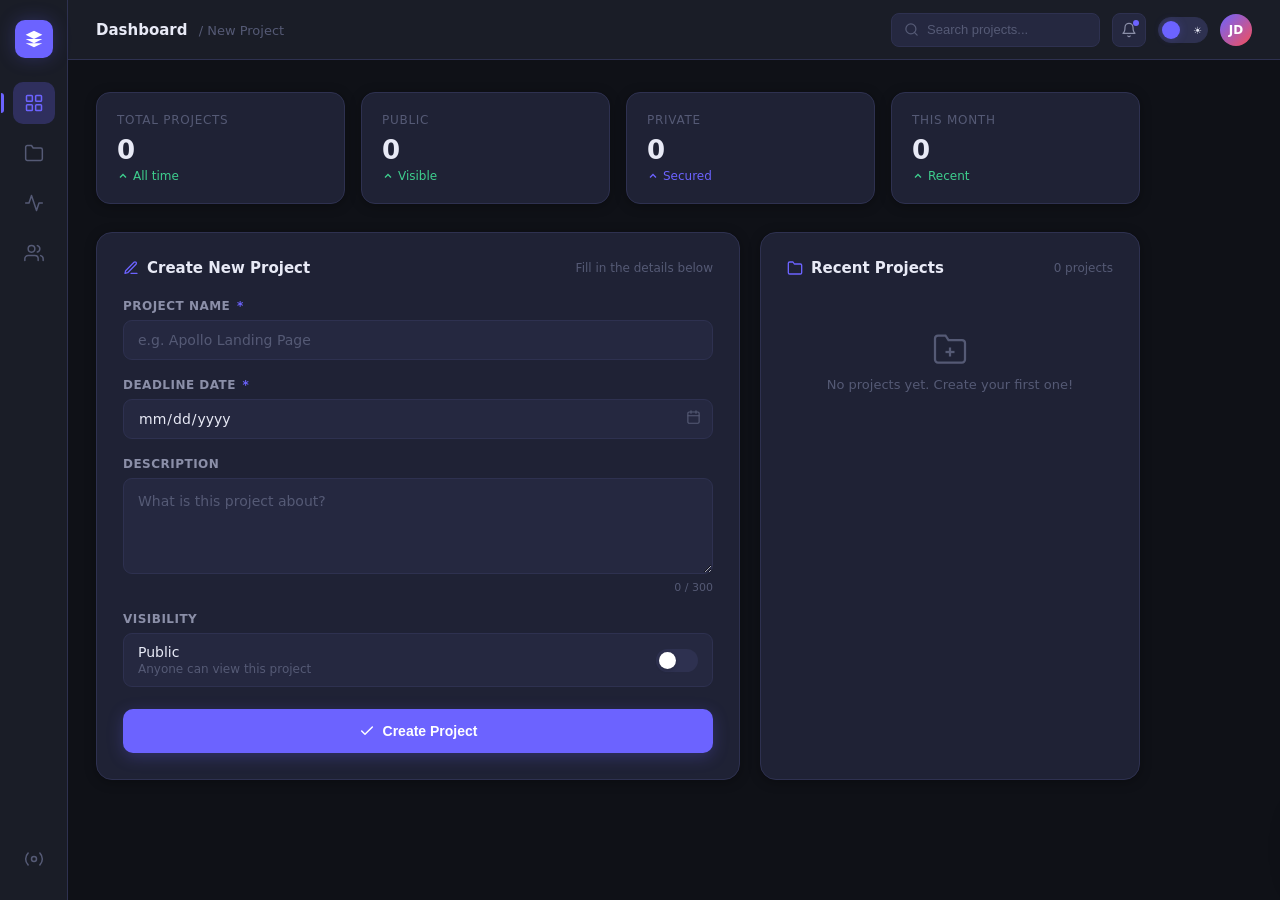
<file: claude-code/app/index.html>
<!DOCTYPE html>
<html lang="en" data-theme="dark">
<head>
  <meta charset="UTF-8" />
  <meta name="viewport" content="width=device-width, initial-scale=1.0" />
  <title>Project Dashboard</title>
  <link rel="stylesheet" href="styles.css" />
</head>
<body>

<!-- Sidebar -->
<aside class="sidebar">
  <div class="sidebar-logo">
    <svg viewBox="0 0 24 24"><path d="M12 2L2 7l10 5 10-5-10-5zM2 17l10 5 10-5M2 12l10 5 10-5"/></svg>
  </div>
  <div class="nav-item active" title="Dashboard">
    <svg viewBox="0 0 24 24"><rect x="3" y="3" width="7" height="7" rx="1"/><rect x="14" y="3" width="7" height="7" rx="1"/><rect x="3" y="14" width="7" height="7" rx="1"/><rect x="14" y="14" width="7" height="7" rx="1"/></svg>
  </div>
  <div class="nav-item" title="Projects">
    <svg viewBox="0 0 24 24"><path d="M22 19a2 2 0 0 1-2 2H4a2 2 0 0 1-2-2V5a2 2 0 0 1 2-2h5l2 3h9a2 2 0 0 1 2 2z"/></svg>
  </div>
  <div class="nav-item" title="Analytics">
    <svg viewBox="0 0 24 24"><polyline points="22 12 18 12 15 21 9 3 6 12 2 12"/></svg>
  </div>
  <div class="nav-item" title="Team">
    <svg viewBox="0 0 24 24"><path d="M17 21v-2a4 4 0 0 0-4-4H5a4 4 0 0 0-4 4v2"/><circle cx="9" cy="7" r="4"/><path d="M23 21v-2a4 4 0 0 0-3-3.87"/><path d="M16 3.13a4 4 0 0 1 0 7.75"/></svg>
  </div>
  <div class="sidebar-bottom">
    <div class="nav-item" title="Settings">
      <svg viewBox="0 0 24 24"><circle cx="12" cy="12" r="3"/><path d="M19.07 4.93a10 10 0 0 1 0 14.14M4.93 4.93a10 10 0 0 0 0 14.14"/></svg>
    </div>
  </div>
</aside>

<!-- Topbar -->
<header class="topbar">
  <div class="topbar-title">Dashboard <span>/ New Project</span></div>
  <div class="topbar-actions">
    <div class="topbar-search">
      <svg viewBox="0 0 24 24"><circle cx="11" cy="11" r="8"/><line x1="21" y1="21" x2="16.65" y2="16.65"/></svg>
      <input type="text" placeholder="Search projects..." />
    </div>
    <div class="notif-btn" title="Notifications">
      <svg viewBox="0 0 24 24"><path d="M18 8A6 6 0 0 0 6 8c0 7-3 9-3 9h18s-3-2-3-9"/><path d="M13.73 21a2 2 0 0 1-3.46 0"/></svg>
      <div class="notif-dot"></div>
    </div>
    <div class="theme-toggle" id="themeToggle" title="Toggle theme">
      <span class="toggle-icon moon">🌙</span>
      <span class="toggle-icon sun">☀️</span>
    </div>
    <div class="avatar" title="Profile">JD</div>
  </div>
</header>

<!-- Main -->
<main class="main">
  <div class="content">

    <!-- Stats -->
    <div class="stats-row">
      <div class="stat-card">
        <div class="stat-label">Total Projects</div>
        <div class="stat-value" id="totalProjects">0</div>
        <div class="stat-delta">
          <svg viewBox="0 0 24 24"><polyline points="18 15 12 9 6 15"/></svg>
          All time
        </div>
      </div>
      <div class="stat-card">
        <div class="stat-label">Public</div>
        <div class="stat-value" id="publicCount">0</div>
        <div class="stat-delta" style="color: var(--success);">
          <svg viewBox="0 0 24 24"><polyline points="18 15 12 9 6 15"/></svg>
          Visible
        </div>
      </div>
      <div class="stat-card">
        <div class="stat-label">Private</div>
        <div class="stat-value" id="privateCount">0</div>
        <div class="stat-delta" style="color: var(--accent);">
          <svg viewBox="0 0 24 24"><polyline points="18 15 12 9 6 15"/></svg>
          Secured
        </div>
      </div>
      <div class="stat-card">
        <div class="stat-label">This Month</div>
        <div class="stat-value" id="monthCount">0</div>
        <div class="stat-delta">
          <svg viewBox="0 0 24 24"><polyline points="18 15 12 9 6 15"/></svg>
          Recent
        </div>
      </div>
    </div>

    <div class="grid-two">

      <!-- Form Card -->
      <div class="card">
        <div class="card-header">
          <div class="card-title">
            <svg viewBox="0 0 24 24"><path d="M12 20h9"/><path d="M16.5 3.5a2.121 2.121 0 0 1 3 3L7 19l-4 1 1-4L16.5 3.5z"/></svg>
            Create New Project
          </div>
          <div class="card-subtitle">Fill in the details below</div>
        </div>
        <form class="form" id="projectForm" novalidate>

          <!-- Project Name -->
          <div class="form-group">
            <label class="form-label" for="projectName">Project Name <span class="required">*</span></label>
            <input class="form-input" type="text" id="projectName" placeholder="e.g. Apollo Landing Page" maxlength="60" autocomplete="off" />
            <span class="error-msg" id="nameError">Project name is required.</span>
          </div>

          <!-- Date -->
          <div class="form-group">
            <label class="form-label" for="projectDate">Deadline Date <span class="required">*</span></label>
            <div class="input-wrapper">
              <input class="form-input" type="date" id="projectDate" />
              <span class="input-icon">
                <svg viewBox="0 0 24 24"><rect x="3" y="4" width="18" height="18" rx="2" ry="2"/><line x1="16" y1="2" x2="16" y2="6"/><line x1="8" y1="2" x2="8" y2="6"/><line x1="3" y1="10" x2="21" y2="10"/></svg>
              </span>
            </div>
            <span class="error-msg" id="dateError">Please select a date.</span>
          </div>

          <!-- Description -->
          <div class="form-group">
            <label class="form-label" for="projectDesc">Description</label>
            <textarea class="form-textarea" id="projectDesc" placeholder="What is this project about?" maxlength="300"></textarea>
            <div class="field-footer">
              <span class="char-count" id="charCount">0 / 300</span>
            </div>
          </div>

          <!-- Is Private -->
          <div class="form-group">
            <label class="form-label">Visibility</label>
            <div class="toggle-row" id="privacyToggleRow">
              <div class="toggle-row-label">
                <span id="privacyLabel">Public</span>
                <span id="privacyHint">Anyone can view this project</span>
              </div>
              <div class="switch" id="privacySwitch"></div>
              <input type="hidden" id="privacy-input" value="false" />
            </div>
          </div>

          <!-- Submit -->
          <button type="submit" class="btn-submit" id="submitBtn">
            <svg viewBox="0 0 24 24"><polyline points="20 6 9 17 4 12"/></svg>
            Create Project
          </button>
        </form>
      </div>

      <!-- Recent Projects Panel -->
      <div class="card">
        <div class="card-header">
          <div class="card-title">
            <svg viewBox="0 0 24 24"><path d="M22 19a2 2 0 0 1-2 2H4a2 2 0 0 1-2-2V5a2 2 0 0 1 2-2h5l2 3h9a2 2 0 0 1 2 2z"/></svg>
            Recent Projects
          </div>
          <div class="card-subtitle" id="projectCountLabel">0 projects</div>
        </div>
        <div class="project-list" id="projectList">
          <div class="empty-state" id="emptyState" style="display:flex; flex-direction:column; align-items:center;">
            <svg viewBox="0 0 24 24"><path d="M22 19a2 2 0 0 1-2 2H4a2 2 0 0 1-2-2V5a2 2 0 0 1 2-2h5l2 3h9a2 2 0 0 1 2 2z"/><line x1="12" y1="11" x2="12" y2="17"/><line x1="9" y1="14" x2="15" y2="14"/></svg>
            No projects yet. Create your first one!
          </div>
        </div>
      </div>

    </div>
  </div>
</main>

<!-- Toast -->
<div class="toast" id="toast">
  <div class="toast-icon">
    <svg viewBox="0 0 24 24"><polyline points="20 6 9 17 4 12"/></svg>
  </div>
  <div class="toast-body">
    <div class="toast-title">Project Created!</div>
    <div class="toast-msg" id="toastMsg">Your project has been saved.</div>
  </div>
</div>

<script src="main.js"></script>
</body>
</html>
</file>
<file: claude-code/app/styles.css>
:root[data-theme="dark"] {
  --bg-base: #0f1117;
  --bg-surface: #1a1d27;
  --bg-card: #1f2235;
  --bg-input: #252840;
  --border: #2e3150;
  --border-focus: #6c63ff;
  --text-primary: #e8eaf6;
  --text-secondary: #8b8fa8;
  --text-muted: #555a75;
  --accent: #6c63ff;
  --accent-hover: #5a52e0;
  --accent-glow: rgba(108, 99, 255, 0.25);
  --success: #3ecf8e;
  --success-bg: rgba(62, 207, 142, 0.1);
  --toggle-bg: #2e3150;
  --toggle-knob: #6c63ff;
  --shadow: 0 8px 32px rgba(0, 0, 0, 0.4);
  --shadow-card: 0 2px 12px rgba(0, 0, 0, 0.3);
}
:root[data-theme="light"] {
  --bg-base: #f0f2f8;
  --bg-surface: #ffffff;
  --bg-card: #ffffff;
  --bg-input: #f5f6fa;
  --border: #dde1f0;
  --border-focus: #6c63ff;
  --text-primary: #1a1d27;
  --text-secondary: #5a5f7a;
  --text-muted: #9ca3c0;
  --accent: #6c63ff;
  --accent-hover: #5a52e0;
  --accent-glow: rgba(108, 99, 255, 0.15);
  --success: #1faa6d;
  --success-bg: rgba(31, 170, 109, 0.08);
  --toggle-bg: #dde1f0;
  --toggle-knob: #6c63ff;
  --shadow: 0 8px 32px rgba(100, 110, 160, 0.12);
  --shadow-card: 0 2px 12px rgba(100, 110, 160, 0.08);
}

*, *::before, *::after { box-sizing: border-box; margin: 0; padding: 0; }

body {
  font-family: 'Segoe UI', system-ui, -apple-system, sans-serif;
  background: var(--bg-base);
  color: var(--text-primary);
  min-height: 100vh;
  transition: background 0.3s ease, color 0.3s ease;
}

/* ── Sidebar ── */
.sidebar {
  position: fixed;
  top: 0; left: 0;
  width: 68px;
  height: 100vh;
  background: var(--bg-surface);
  border-right: 1px solid var(--border);
  display: flex;
  flex-direction: column;
  align-items: center;
  padding: 20px 0;
  gap: 8px;
  z-index: 100;
  transition: background 0.3s, border-color 0.3s;
}
.sidebar-logo {
  width: 38px; height: 38px;
  background: var(--accent);
  border-radius: 10px;
  display: flex; align-items: center; justify-content: center;
  margin-bottom: 16px;
  box-shadow: 0 0 18px var(--accent-glow);
}
.sidebar-logo svg { width: 20px; height: 20px; fill: #fff; }
.nav-item {
  width: 42px; height: 42px;
  border-radius: 10px;
  display: flex; align-items: center; justify-content: center;
  cursor: pointer;
  color: var(--text-muted);
  transition: background 0.2s, color 0.2s;
  position: relative;
}
.nav-item:hover, .nav-item.active {
  background: var(--accent-glow);
  color: var(--accent);
}
.nav-item.active::before {
  content: '';
  position: absolute;
  left: -12px;
  width: 3px; height: 20px;
  background: var(--accent);
  border-radius: 0 3px 3px 0;
}
.nav-item svg { width: 20px; height: 20px; fill: none; stroke: currentColor; stroke-width: 1.8; stroke-linecap: round; stroke-linejoin: round; }
.sidebar-bottom { margin-top: auto; display: flex; flex-direction: column; align-items: center; gap: 8px; }

/* ── Topbar ── */
.topbar {
  position: fixed;
  top: 0; left: 68px; right: 0;
  height: 60px;
  background: var(--bg-surface);
  border-bottom: 1px solid var(--border);
  display: flex; align-items: center;
  padding: 0 28px;
  gap: 16px;
  z-index: 99;
  transition: background 0.3s, border-color 0.3s;
}
.topbar-title {
  font-size: 15px;
  font-weight: 600;
  color: var(--text-primary);
  flex: 1;
}
.topbar-title span { color: var(--text-muted); font-weight: 400; margin-left: 6px; font-size: 13px; }
.topbar-actions { display: flex; align-items: center; gap: 12px; }
.topbar-search {
  display: flex; align-items: center;
  background: var(--bg-input);
  border: 1px solid var(--border);
  border-radius: 8px;
  padding: 0 12px;
  height: 34px;
  gap: 8px;
  transition: border-color 0.2s;
}
.topbar-search:focus-within { border-color: var(--border-focus); }
.topbar-search svg { width: 15px; height: 15px; stroke: var(--text-muted); fill: none; stroke-width: 2; stroke-linecap: round; stroke-linejoin: round; flex-shrink: 0; }
.topbar-search input {
  background: none; border: none; outline: none;
  color: var(--text-primary); font-size: 13px;
  width: 160px;
}
.topbar-search input::placeholder { color: var(--text-muted); }

/* Theme toggle */
.theme-toggle {
  width: 50px; height: 26px;
  background: var(--toggle-bg);
  border-radius: 13px;
  position: relative;
  cursor: pointer;
  border: 1px solid var(--border);
  transition: background 0.3s, border-color 0.3s;
  flex-shrink: 0;
}
.theme-toggle::after {
  content: '';
  position: absolute;
  top: 3px; left: 3px;
  width: 18px; height: 18px;
  background: var(--toggle-knob);
  border-radius: 50%;
  transition: transform 0.3s cubic-bezier(.4,0,.2,1), background 0.3s;
  box-shadow: 0 0 8px var(--accent-glow);
}
[data-theme="light"] .theme-toggle::after { transform: translateX(24px); }
.toggle-icon {
  position: absolute;
  top: 50%; transform: translateY(-50%);
  font-size: 10px;
  pointer-events: none;
}
.toggle-icon.moon { left: 5px; }
.toggle-icon.sun  { right: 5px; }

.avatar {
  width: 32px; height: 32px;
  border-radius: 50%;
  background: linear-gradient(135deg, #6c63ff 0%, #f64f59 100%);
  display: flex; align-items: center; justify-content: center;
  font-size: 12px; font-weight: 700; color: #fff;
  cursor: pointer;
}
.notif-btn {
  width: 34px; height: 34px;
  border-radius: 8px;
  background: var(--bg-input);
  border: 1px solid var(--border);
  display: flex; align-items: center; justify-content: center;
  cursor: pointer;
  position: relative;
  transition: border-color 0.2s;
}
.notif-btn:hover { border-color: var(--border-focus); }
.notif-btn svg { width: 16px; height: 16px; stroke: var(--text-secondary); fill: none; stroke-width: 1.8; stroke-linecap: round; stroke-linejoin: round; }
.notif-dot {
  position: absolute; top: 6px; right: 6px;
  width: 6px; height: 6px;
  background: var(--accent); border-radius: 50%;
}

/* ── Main layout ── */
.main {
  margin-left: 68px;
  padding-top: 60px;
  min-height: 100vh;
}
.content {
  padding: 32px 28px;
  max-width: 1100px;
}

/* ── Stats row ── */
.stats-row {
  display: grid;
  grid-template-columns: repeat(4, 1fr);
  gap: 16px;
  margin-bottom: 28px;
}
.stat-card {
  background: var(--bg-card);
  border: 1px solid var(--border);
  border-radius: 14px;
  padding: 20px;
  box-shadow: var(--shadow-card);
  transition: background 0.3s, border-color 0.3s, transform 0.2s;
  cursor: default;
}
.stat-card:hover { transform: translateY(-2px); box-shadow: var(--shadow); }
.stat-label { font-size: 12px; color: var(--text-muted); text-transform: uppercase; letter-spacing: 0.06em; margin-bottom: 10px; }
.stat-value { font-size: 26px; font-weight: 700; color: var(--text-primary); line-height: 1; margin-bottom: 6px; }
.stat-delta { font-size: 12px; color: var(--success); display: flex; align-items: center; gap: 4px; }
.stat-delta svg { width: 12px; height: 12px; fill: none; stroke: currentColor; stroke-width: 2.5; }

/* ── Grid ── */
.grid-two {
  display: grid;
  grid-template-columns: 1fr 380px;
  gap: 20px;
}

/* ── Card ── */
.card {
  background: var(--bg-card);
  border: 1px solid var(--border);
  border-radius: 16px;
  padding: 26px;
  box-shadow: var(--shadow-card);
  transition: background 0.3s, border-color 0.3s;
}
.card-header {
  display: flex; align-items: center; justify-content: space-between;
  margin-bottom: 22px;
}
.card-title {
  font-size: 15px; font-weight: 600; color: var(--text-primary);
  display: flex; align-items: center; gap: 8px;
}
.card-title svg { width: 16px; height: 16px; stroke: var(--accent); fill: none; stroke-width: 2; stroke-linecap: round; stroke-linejoin: round; }
.card-subtitle { font-size: 12px; color: var(--text-muted); }

/* ── Form ── */
.form { display: flex; flex-direction: column; gap: 18px; }
.form-group { display: flex; flex-direction: column; gap: 7px; }
.form-label {
  font-size: 12px; font-weight: 600;
  color: var(--text-secondary);
  letter-spacing: 0.04em;
  text-transform: uppercase;
}
.form-label .required { color: var(--accent); margin-left: 2px; }

.form-input, .form-textarea, .form-select {
  background: var(--bg-input);
  border: 1px solid var(--border);
  border-radius: 9px;
  color: var(--text-primary);
  font-family: inherit;
  font-size: 14px;
  outline: none;
  transition: border-color 0.2s, box-shadow 0.2s, background 0.3s;
  width: 100%;
}
.form-input, .form-select { height: 40px; padding: 0 14px; }
.form-textarea { padding: 12px 14px; resize: vertical; min-height: 96px; line-height: 1.5; }
.form-input::placeholder, .form-textarea::placeholder { color: var(--text-muted); }

.form-input:focus, .form-textarea:focus, .form-select:focus {
  border-color: var(--border-focus);
  box-shadow: 0 0 0 3px var(--accent-glow);
}
.form-select { appearance: none; background-image: url("data:image/svg+xml,%3Csvg xmlns='http://www.w3.org/2000/svg' width='14' height='14' viewBox='0 0 24 24' fill='none' stroke='%238b8fa8' stroke-width='2' stroke-linecap='round' stroke-linejoin='round'%3E%3Cpolyline points='6 9 12 15 18 9'%3E%3C/polyline%3E%3C/svg%3E"); background-repeat: no-repeat; background-position: right 12px center; cursor: pointer; }

/* Date input */
.input-wrapper { position: relative; }
.input-icon { position: absolute; right: 12px; top: 50%; transform: translateY(-50%); pointer-events: none; }
.input-icon svg { width: 15px; height: 15px; stroke: var(--text-muted); fill: none; stroke-width: 1.8; stroke-linecap: round; stroke-linejoin: round; }
input[type="date"] { padding-right: 36px; }
input[type="date"]::-webkit-calendar-picker-indicator { opacity: 0; cursor: pointer; position: absolute; right: 0; width: 36px; height: 100%; }

/* Toggle switch */
.toggle-row {
  display: flex; align-items: center; justify-content: space-between;
  background: var(--bg-input);
  border: 1px solid var(--border);
  border-radius: 9px;
  padding: 10px 14px;
  transition: border-color 0.2s;
}
.toggle-row:hover { border-color: var(--border-focus); }
.toggle-row-label { display: flex; flex-direction: column; gap: 2px; }
.toggle-row-label span:first-child { font-size: 14px; color: var(--text-primary); }
.toggle-row-label span:last-child  { font-size: 12px; color: var(--text-muted); }
.switch {
  width: 42px; height: 23px;
  background: var(--border);
  border-radius: 12px;
  position: relative;
  cursor: pointer;
  transition: background 0.25s;
  flex-shrink: 0;
}
.switch.on { background: var(--accent); box-shadow: 0 0 10px var(--accent-glow); }
.switch::after {
  content: '';
  position: absolute;
  top: 3px; left: 3px;
  width: 17px; height: 17px;
  background: #fff;
  border-radius: 50%;
  transition: transform 0.25s cubic-bezier(.4,0,.2,1);
  box-shadow: 0 1px 4px rgba(0,0,0,0.2);
}
.switch.on::after { transform: translateX(19px); }
#privacy-input { display: none; }

/* Submit */
.btn-submit {
  height: 44px;
  background: var(--accent);
  color: #fff;
  border: none;
  border-radius: 10px;
  font-size: 14px;
  font-weight: 600;
  cursor: pointer;
  width: 100%;
  display: flex; align-items: center; justify-content: center; gap: 8px;
  transition: background 0.2s, transform 0.15s, box-shadow 0.2s;
  box-shadow: 0 4px 16px var(--accent-glow);
  margin-top: 4px;
}
.btn-submit:hover { background: var(--accent-hover); transform: translateY(-1px); box-shadow: 0 6px 20px var(--accent-glow); }
.btn-submit:active { transform: translateY(0); }
.btn-submit svg { width: 16px; height: 16px; fill: none; stroke: #fff; stroke-width: 2.2; stroke-linecap: round; stroke-linejoin: round; }
.btn-submit.loading { opacity: 0.8; pointer-events: none; }
.spinner {
  width: 16px; height: 16px;
  border: 2px solid rgba(255,255,255,0.35);
  border-top-color: #fff;
  border-radius: 50%;
  animation: spin 0.7s linear infinite;
}
@keyframes spin { to { transform: rotate(360deg); } }

/* Success toast */
.toast {
  position: fixed;
  bottom: 28px; right: 28px;
  background: var(--bg-card);
  border: 1px solid var(--border);
  border-left: 3px solid var(--success);
  border-radius: 10px;
  padding: 14px 18px;
  display: flex; align-items: center; gap: 12px;
  box-shadow: var(--shadow);
  transform: translateX(120%);
  transition: transform 0.35s cubic-bezier(.4,0,.2,1);
  z-index: 200;
  min-width: 260px;
}
.toast.show { transform: translateX(0); }
.toast-icon { width: 32px; height: 32px; border-radius: 8px; background: var(--success-bg); display: flex; align-items: center; justify-content: center; flex-shrink: 0; }
.toast-icon svg { width: 16px; height: 16px; stroke: var(--success); fill: none; stroke-width: 2.5; stroke-linecap: round; stroke-linejoin: round; }
.toast-body { display: flex; flex-direction: column; gap: 2px; }
.toast-title { font-size: 13px; font-weight: 600; color: var(--text-primary); }
.toast-msg { font-size: 12px; color: var(--text-muted); }

/* ── Recent Projects panel ── */
.project-list { display: flex; flex-direction: column; gap: 10px; }
.project-item {
  display: flex; align-items: center; gap: 12px;
  padding: 11px 12px;
  border-radius: 9px;
  background: var(--bg-input);
  border: 1px solid var(--border);
  transition: border-color 0.2s, transform 0.2s;
  cursor: default;
}
.project-item:hover { border-color: var(--border-focus); transform: translateX(3px); }
.project-dot { width: 8px; height: 8px; border-radius: 50%; flex-shrink: 0; }
.project-info { flex: 1; min-width: 0; }
.project-name { font-size: 13px; font-weight: 500; color: var(--text-primary); white-space: nowrap; overflow: hidden; text-overflow: ellipsis; }
.project-date { font-size: 11px; color: var(--text-muted); margin-top: 2px; }
.project-badge {
  font-size: 10px; font-weight: 600;
  padding: 2px 8px;
  border-radius: 20px;
  text-transform: uppercase;
  letter-spacing: 0.05em;
}
.badge-private { background: rgba(108,99,255,0.12); color: var(--accent); }
.badge-public  { background: rgba(62,207,142,0.12);  color: var(--success); }

/* Empty state */
.empty-state {
  text-align: center; padding: 32px 16px;
  color: var(--text-muted); font-size: 13px;
  display: none;
}
.empty-state svg { width: 36px; height: 36px; stroke: var(--text-muted); fill: none; stroke-width: 1.5; margin: 0 auto 10px; display: block; }

/* Char counter */
.field-footer { display: flex; justify-content: flex-end; }
.char-count { font-size: 11px; color: var(--text-muted); }
.char-count.warn { color: #f0a500; }

/* Validation */
.form-input.invalid, .form-textarea.invalid { border-color: #f64f59; }
.error-msg { font-size: 11px; color: #f64f59; display: none; }
.error-msg.visible { display: block; }

/* Responsive */
@media (max-width: 820px) {
  .grid-two { grid-template-columns: 1fr; }
  .stats-row { grid-template-columns: repeat(2, 1fr); }
}
@media (max-width: 520px) {
  .stats-row { grid-template-columns: 1fr 1fr; }
  .content { padding: 20px 14px; }
  .topbar-search { display: none; }
}
</file>
